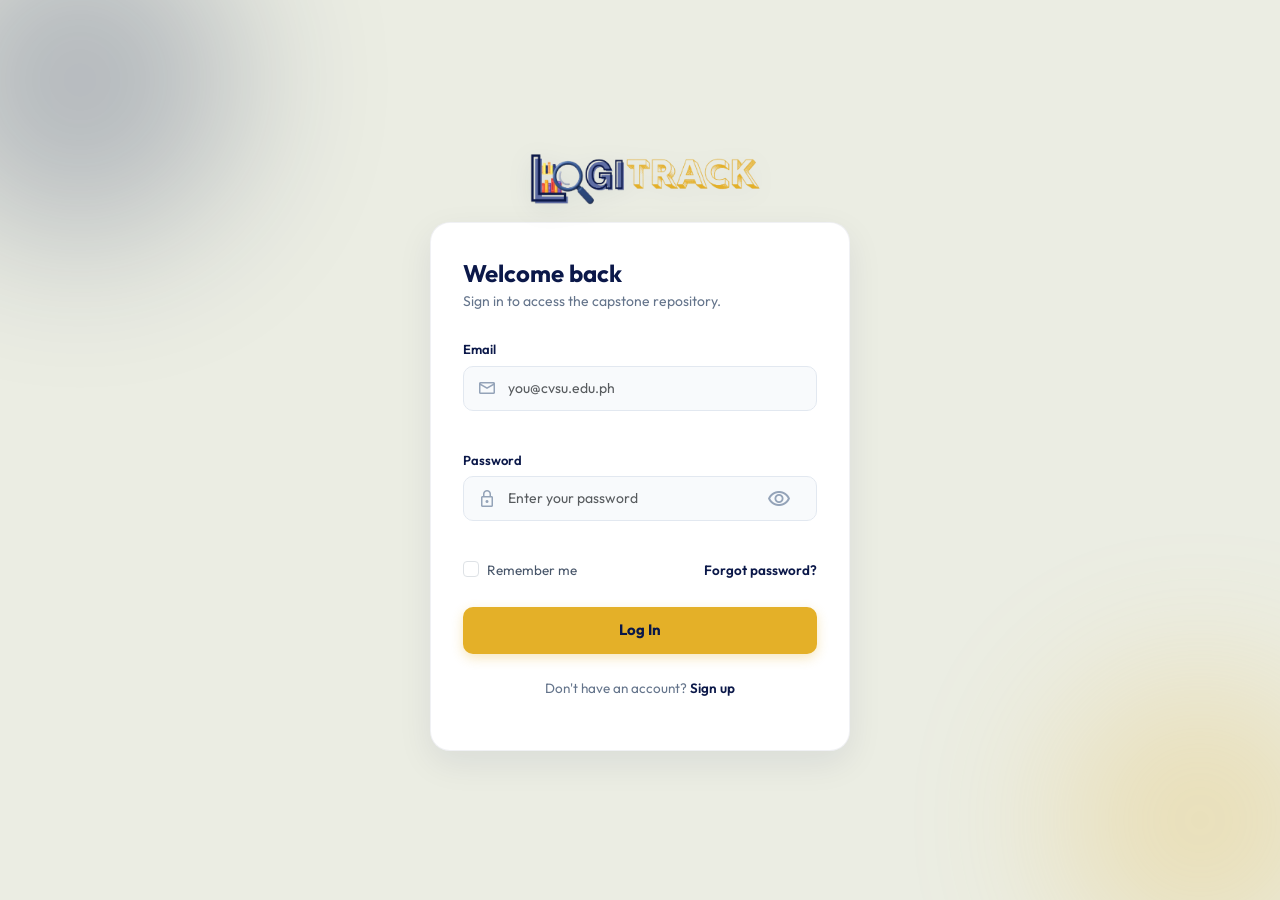
<file: index.html>
<!DOCTYPE html>
<html lang="en">
<head>
<meta charset="UTF-8">
<meta name="viewport" content="width=device-width, initial-scale=1.0">
<title>LogiTrack | Sign In</title>

<!-- Google Font: Outfit -->
<link rel="preconnect" href="https://fonts.googleapis.com">
<link rel="preconnect" href="https://fonts.gstatic.com" crossorigin>
<link href="https://fonts.googleapis.com/css2?family=Outfit:wght@400;500;600;700&display=swap" rel="stylesheet">

<!-- Material Symbols -->
<link rel="stylesheet" href="https://fonts.googleapis.com/css2?family=Material+Symbols+Outlined:opsz,wght,FILL,GRAD@20..48,100..700,0..1,-50..200" />

<!-- Bootstrap -->
<link href="https://cdn.jsdelivr.net/npm/bootstrap@5.3.3/dist/css/bootstrap.min.css" rel="stylesheet">

<!-- Custom CSS -->
<link rel="stylesheet" href="login.css">
</head>
<body>

<div class="login-wrapper d-flex align-items-center justify-content-center position-relative overflow-hidden">

  <!-- Ambient Background Accents -->
  <div class="bg-shape shape-1"></div>
  <div class="bg-shape shape-2"></div>

  <!-- Form Card Container -->
  <div class="form-card-container">

    <!-- Logo Centered Outside the Card -->
    <div class="text-center mb-3">
      <img src="logo.png" alt="LogiTrack Logo" class="external-brand-logo">
    </div>

    <!-- Form Card -->
    <div class="form-card">

      <h2 class="form-title">Welcome back</h2>
      <p class="form-subtitle">Sign in to access the capstone repository.</p>

      <form id="loginForm" novalidate>

        <div class="mb-3">
          <label for="email" class="form-label">Email</label>
          <div class="input-group-custom">
            <span class="material-symbols-outlined input-icon">mail</span>
            <input type="email" id="email" class="form-control custom-input" placeholder="you@cvsu.edu.ph" required>
          </div>
          <div class="field-error" id="emailError"></div>
        </div>

        <div class="mb-2">
          <label for="password" class="form-label">Password</label>
          <div class="input-group-custom">
            <span class="material-symbols-outlined input-icon">lock</span>
            <input type="password" id="password" class="form-control custom-input" placeholder="Enter your password" required>
            <button type="button" id="togglePassword" class="toggle-password" aria-label="Show password">
              <span class="material-symbols-outlined" id="toggleIcon">visibility</span>
            </button>
          </div>
          <div class="field-error" id="passwordError"></div>
        </div>

        <div class="d-flex justify-content-between align-items-center mb-4 mt-3">
          <div class="form-check">
            <input class="form-check-input" type="checkbox" id="rememberMe">
            <label class="form-check-label" for="rememberMe">Remember me</label>
          </div>
          <a href="#" class="forgot-link">Forgot password?</a>
        </div>

        <div class="alert-box d-none" id="loginAlert">
          <span class="material-symbols-outlined" style="font-size:18px;">error</span>
          <span id="loginAlertText">Invalid email or password.</span>
        </div>

        <button type="submit" class="btn btn-login w-100" id="loginBtn">
          <span id="loginBtnText"><a href="home.html">Log In</a></span>
          <span class="spinner-border spinner-border-sm d-none" id="loginSpinner" role="status" aria-hidden="true"></span>
        </button>

      </form>

      <p class="signup-note">Don't have an account? <a href="signup.html">Sign up</a></p>

    </div>
  </div>

</div>

<script src="login.js"></script>
</body>
</html>
</file>
<file: login.css>
:root {
  --navy: #0B1849;
  --gold: #E4B028;
  --off-white: #F4F6F0;
  --cream: #EBEDE3;
}

* {
  font-family: 'Outfit', sans-serif;
  box-sizing: border-box;
}

body {
  margin: 0;
}

.login-wrapper {
  min-height: 100vh;
  width: 100%;
  padding: 20px;
  background: radial-gradient(circle at 50% 0%, #ebede3 0%, var(--cream) 100%);
}

/* Floating Abstract Background Shapes */
.bg-shape {
  position: absolute;
  border-radius: 50%;
  filter: blur(80px);
  z-index: 0;
  opacity: 0.25;
  pointer-events: none;
}

.shape-1 {
  width: 320px;
  height: 320px;
  background-color: var(--navy);
  top: -80px;
  left: -80px;
}

.shape-2 {
  width: 280px;
  height: 280px;
  background-color: var(--gold);
  bottom: -60px;
  right: -60px;
}

/* Card Container */
.form-card-container {
  position: relative;
  z-index: 1;
  width: 100%;
  max-width: 420px;
}

.external-brand-logo {
  max-width: 250px;
  height: auto;
  filter: drop-shadow(0 4px 12px rgba(11, 24, 73, 0.08));
}

.form-card {
  width: 100%;
  background: #ffffff;
  padding: 36px 32px;
  border-radius: 20px;
  box-shadow: 0 12px 35px rgba(11, 24, 73, 0.08);
  border: 1px solid rgba(11, 24, 73, 0.06);
}

.form-title {
  font-size: 24px;
  font-weight: 700;
  color: var(--navy);
  margin-bottom: 4px;
}

.form-subtitle {
  font-size: 14px;
  color: #64748b;
  margin-bottom: 24px;
}

.form-label {
  font-size: 13px;
  font-weight: 600;
  color: var(--navy);
  margin-bottom: 6px;
}

/* Custom Styled Inputs */
.input-group-custom {
  position: relative;
  display: flex;
  align-items: center;
}

.input-icon {
  position: absolute;
  left: 14px;
  font-size: 20px;
  color: #94a3b8;
  pointer-events: none;
  transition: color 0.2s ease;
}

.custom-input {
  padding-left: 44px;
  padding-top: 11px;
  padding-bottom: 11px;
  border: 1.5px solid #e2e8f0;
  border-radius: 10px;
  font-size: 14px;
  background-color: #f8fafc;
  transition: all 0.2s ease;
}

.custom-input:focus {
  background-color: #ffffff;
  border-color: var(--navy);
  box-shadow: 0 0 0 4px rgba(11, 24, 73, 0.08);
}

.input-group-custom:focus-within .input-icon {
  color: var(--navy);
}

.custom-input.is-invalid {
  border-color: #ef4444;
  background-color: #fff5f5;
}

.toggle-password {
  position: absolute;
  right: 22px;
  background: none;
  border: none;
  color: #94a3b8;
  display: flex;
  align-items: center;
  cursor: pointer;
  padding: 4px;
}

.toggle-password:hover {
  color: var(--navy);
}

.field-error {
  font-size: 12px;
  color: #ef4444;
  margin-top: 4px;
  min-height: 16px;
}

/* Controls & Links */
.form-check-label {
  font-size: 13.5px;
  color: #475569;
}

.form-check-input:checked {
  background-color: var(--navy);
  border-color: var(--navy);
}

.forgot-link {
  font-size: 13.5px;
  color: var(--navy);
  text-decoration: none;
  font-weight: 600;
}

.forgot-link:hover {
  text-decoration: underline;
}

.alert-box {
  display: flex;
  align-items: center;
  gap: 8px;
  background-color: #fef2f2;
  color: #ef4444;
  font-size: 13.5px;
  padding: 10px 12px;
  border-radius: 8px;
  border: 1px solid #fecaca;
  margin-bottom: 16px;
}

/* Button Styling */
.btn-login {
  background-color: var(--gold);
  color: var(--navy);
  font-weight: 700;
  font-size: 15px;
  padding: 12px 0;
  border: none;
  border-radius: 10px;
  display: flex;
  align-items: center;
  justify-content: center;
  gap: 8px;
  box-shadow: 0 4px 12px rgba(228, 176, 40, 0.3);
  transition: all 0.2s ease;
}

.btn-login a {
  color: var(--navy);
  text-decoration: none;
}

.btn-login:hover {
  background-color: #d8a422;
  transform: translateY(-1px);
  box-shadow: 0 6px 16px rgba(228, 176, 40, 0.4);
}


.btn-login:disabled {
  opacity: 0.7;
  transform: none;
  cursor: not-allowed;
}

.signup-note {
  text-align: center;
  font-size: 13.5px;
  color: #64748b;
  margin-top: 24px;
}

.signup-note a {
  color: var(--navy);
  font-weight: 600;
  text-decoration: none;
}

.signup-note a:hover {
  text-decoration: underline;
}
</file>
